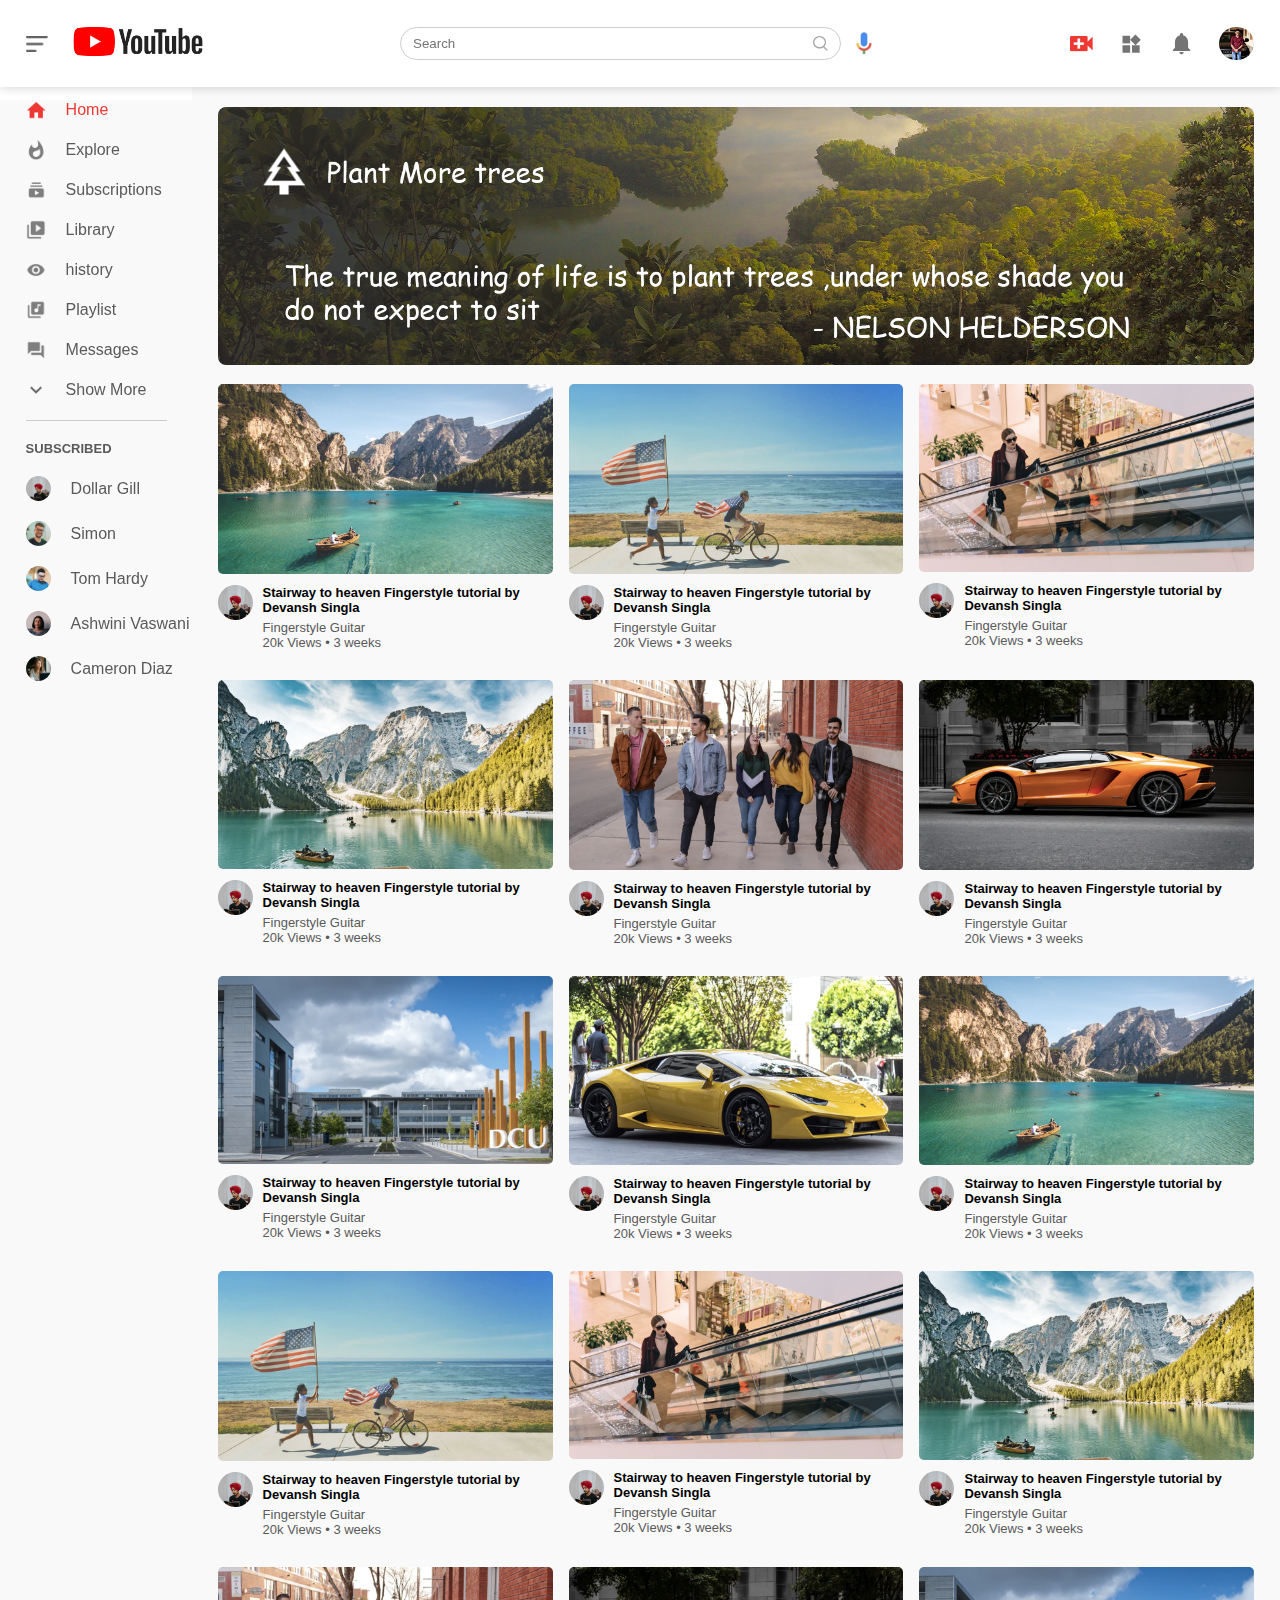
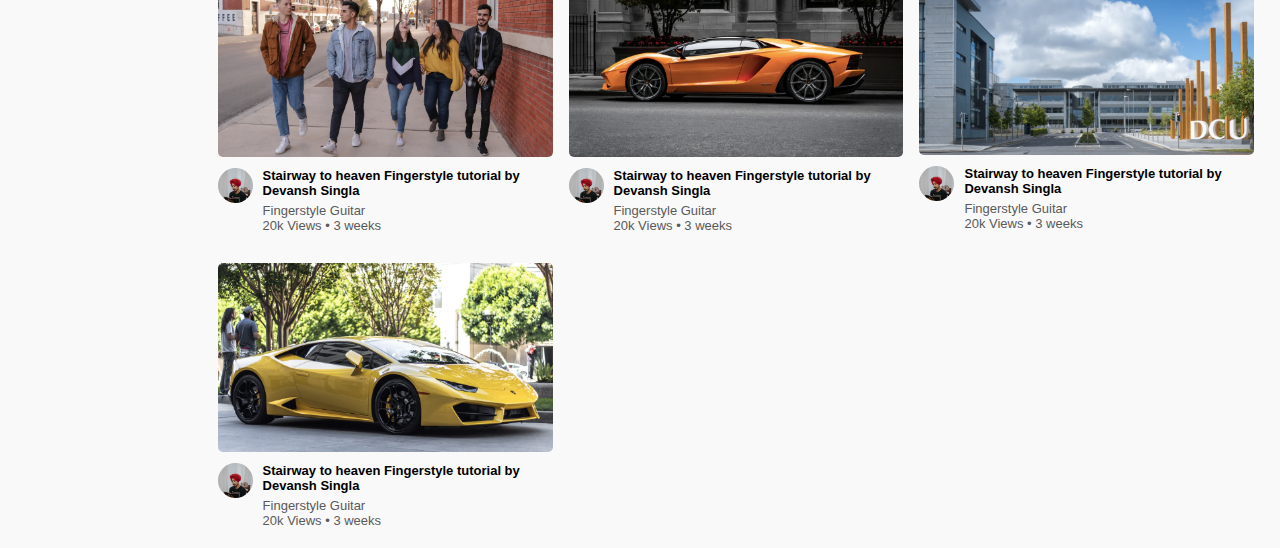
<file: index.html>
<!DOCTYPE html>
<html lang="en">
<head>
    <meta charset="UTF-8">
    <meta http-equiv="X-UA-Compatible" content="IE=edge">
    <meta name="viewport" content="width=device-width, initial-scale=1.0">
    <title>Youtube | clone</title>
    <link rel="icon" type="image/x-icon" href="/images/favicon.png">
    <link rel="stylesheet" href="style.css">
</head>
<body>
    
    <nav class="flex-div">
        <div class="nav-left flex-div">
            <img src="/images/menu.png" class="menu-icon">
            <a href="/index.html"><img src="/images/logo.png" class="logo"></a>
        </div>
        <div class="nav-middle flex-div">
            <div class="search-box flex-div">
                <input type="text" placeholder="Search">
                <img src="images/search.png">
            </div>
            <img src="images/voice-search.png" class="mic-icon">
        </div>
        <div class="nav-right flex-div">
            <img src="/images/upload.png">
            <img src="/images/more.png">
            <img src="/images/notification.png">
            <img src="/images/Ajin Shukla.jpg" class="user-icon">
        </div>
    </nav>
    <!-- --------------sidebar---------- -->
    <div class="sidebar">
        <div class="shortcut-links">
            <a href=""><img src="/images/home.png"><p>Home</p></a>
            <a href=""><img src="/images/explore.png"><p>Explore</p></a>
            <a href=""><img src="/images/subscription.png"><p>Subscriptions</p></a>
            <a href=""><img src="/images/library.png"><p>Library</p></a>
            <a href=""><img src="/images/history.png"><p>history</p></a>
            <a href=""><img src="/images/playlist.png"><p>Playlist</p></a>
            <a href=""><img src="/images/messages.png"><p>Messages</p></a>
            <a href=""><img src="/images/show-more.png"><p>Show More</p></a>
            <hr>
        </div>
        <div class="subscribed-list">
            <h3>SUBSCRIBED</h3>
            <a href=""><img src="/images/dollar-gill.jpg"><p>Dollar Gill</p></a>
            <a href=""><img src="/images/simon.png"><p>Simon</p></a>
            <a href=""><img src="/images/tom.png"><p>Tom Hardy</p></a>
            <a href=""><img src="/images/ashwini-vaswani.jpg"><p>Ashwini Vaswani</p></a>
            <a href=""><img src="/images/cameron.png"><p>Cameron Diaz</p></a>
        </div>
    </div>



    <!-- -----------main---------- -->

    <div class="container">
        <div class="banner">
            <img src="/images/banner.png">
        </div>
        <div class="list-container">
            <div class="vid-list">
                <a href="play video.html"><img src="images/thumbnail1.png" class="thumbnail"></a>
                <div class="flex-div">
                    <img src="images/dollar-gill.jpg">
                    <div class="vid-info">
                        <a href="play video.html">Stairway to heaven Fingerstyle tutorial by Devansh Singla</a>
                        <p>Fingerstyle Guitar</p>
                        <p>20k Views &bull; 3 weeks</p>
                    </div>
                </div>
            </div>
            <div class="vid-list">
                <a href="/play video.html"><img src="images/thumbnail2.png" class="thumbnail"></a>
                <div class="flex-div">
                    <img src="images/dollar-gill.jpg">
                    <div class="vid-info">
                        <a href="/play video.html">Stairway to heaven Fingerstyle tutorial by Devansh Singla</a>
                        <p>Fingerstyle Guitar</p>
                        <p>20k Views &bull; 3 weeks</p>
                    </div>
                </div>
            </div>
            <div class="vid-list">
                <a href="/play video.html"><img src="images/thumbnail3.png" class="thumbnail"></a>
                <div class="flex-div">
                    <img src="images/dollar-gill.jpg">
                    <div class="vid-info">
                        <a href="/play video.html">Stairway to heaven Fingerstyle tutorial by Devansh Singla</a>
                        <p>Fingerstyle Guitar</p>
                        <p>20k Views &bull; 3 weeks</p>
                    </div>
                </div>
            </div>
            <div class="vid-list">
                <a href="/play video.html"><img src="images/thumbnail4.png" class="thumbnail"></a>
                <div class="flex-div">
                    <img src="images/dollar-gill.jpg">
                    <div class="vid-info">
                        <a href="/play video.html">Stairway to heaven Fingerstyle tutorial by Devansh Singla</a>
                        <p>Fingerstyle Guitar</p>
                        <p>20k Views &bull; 3 weeks</p>
                    </div>
                </div>
            </div>
            <div class="vid-list">
                <a href="/play video.html"><img src="images/thumbnail5.png" class="thumbnail"></a>
                <div class="flex-div">
                    <img src="images/dollar-gill.jpg">
                    <div class="vid-info">
                        <a href="/play video.html">Stairway to heaven Fingerstyle tutorial by Devansh Singla</a>
                        <p>Fingerstyle Guitar</p>
                        <p>20k Views &bull; 3 weeks</p>
                    </div>
                </div>
            </div>
            <div class="vid-list">
                <a href="/play video.html"><img src="images/thumbnail6.png" class="thumbnail"></a>
                <div class="flex-div">
                    <img src="images/dollar-gill.jpg">
                    <div class="vid-info">
                        <a href="/play video.html">Stairway to heaven Fingerstyle tutorial by Devansh Singla</a>
                        <p>Fingerstyle Guitar</p>
                        <p>20k Views &bull; 3 weeks</p>
                    </div>
                </div>
            </div>
            <div class="vid-list">
                <a href="/play video.html"><img src="images/thumbnail7.png" class="thumbnail"></a>
                <div class="flex-div">
                    <img src="images/dollar-gill.jpg">
                    <div class="vid-info">
                        <a href="/play video.html">Stairway to heaven Fingerstyle tutorial by Devansh Singla</a>
                        <p>Fingerstyle Guitar</p>
                        <p>20k Views &bull; 3 weeks</p>
                    </div>
                </div>
            </div>
            <div class="vid-list">
                <a href="/play video.html"><img src="images/thumbnail8.png" class="thumbnail"></a>
                <div class="flex-div">
                    <img src="images/dollar-gill.jpg">
                    <div class="vid-info">
                        <a href="/play video.html">Stairway to heaven Fingerstyle tutorial by Devansh Singla</a>
                        <p>Fingerstyle Guitar</p>
                        <p>20k Views &bull; 3 weeks</p>
                    </div>
                </div>
            </div>
            <div class="vid-list">
                <a href="/play video.html"><img src="images/thumbnail1.png" class="thumbnail"></a>
                <div class="flex-div">
                    <img src="images/dollar-gill.jpg">
                    <div class="vid-info">
                        <a href="/play video.html">Stairway to heaven Fingerstyle tutorial by Devansh Singla</a>
                        <p>Fingerstyle Guitar</p>
                        <p>20k Views &bull; 3 weeks</p>
                    </div>
                </div>
            </div>
            <div class="vid-list">
                <a href="/play video.html"><img src="images/thumbnail2.png" class="thumbnail"></a>
                <div class="flex-div">
                    <img src="images/dollar-gill.jpg">
                    <div class="vid-info">
                        <a href="/play video.html">Stairway to heaven Fingerstyle tutorial by Devansh Singla</a>
                        <p>Fingerstyle Guitar</p>
                        <p>20k Views &bull; 3 weeks</p>
                    </div>
                </div>
            </div>
            <div class="vid-list">
                <a href="/play video.html"><img src="images/thumbnail3.png" class="thumbnail"></a>
                <div class="flex-div">
                    <img src="images/dollar-gill.jpg">
                    <div class="vid-info">
                        <a href="/play video.html">Stairway to heaven Fingerstyle tutorial by Devansh Singla</a>
                        <p>Fingerstyle Guitar</p>
                        <p>20k Views &bull; 3 weeks</p>
                    </div>
                </div>
            </div>
            <div class="vid-list">
                <a href="/play video.html"><img src="images/thumbnail4.png" class="thumbnail"></a>
                <div class="flex-div">
                    <img src="images/dollar-gill.jpg">
                    <div class="vid-info">
                        <a href="/play video.html">Stairway to heaven Fingerstyle tutorial by Devansh Singla</a>
                        <p>Fingerstyle Guitar</p>
                        <p>20k Views &bull; 3 weeks</p>
                    </div>
                </div>
            </div>
            <div class="vid-list">
                <a href="/play video.html"><img src="images/thumbnail5.png" class="thumbnail"></a>
                <div class="flex-div">
                    <img src="images/dollar-gill.jpg">
                    <div class="vid-info">
                        <a href="/play video.html">Stairway to heaven Fingerstyle tutorial by Devansh Singla</a>
                        <p>Fingerstyle Guitar</p>
                        <p>20k Views &bull; 3 weeks</p>
                    </div>
                </div>
            </div>
            <div class="vid-list">
                <a href="/play video.html"><img src="images/thumbnail6.png" class="thumbnail"></a>
                <div class="flex-div">
                    <img src="images/dollar-gill.jpg">
                    <div class="vid-info">
                        <a href="/play video.html">Stairway to heaven Fingerstyle tutorial by Devansh Singla</a>
                        <p>Fingerstyle Guitar</p>
                        <p>20k Views &bull; 3 weeks</p>
                    </div>
                </div>
            </div>
            <div class="vid-list">
                <a href="/play video.html"><img src="images/thumbnail7.png" class="thumbnail"></a>
                <div class="flex-div">
                    <img src="images/dollar-gill.jpg">
                    <div class="vid-info">
                        <a href="/play video.html">Stairway to heaven Fingerstyle tutorial by Devansh Singla</a>
                        <p>Fingerstyle Guitar</p>
                        <p>20k Views &bull; 3 weeks</p>
                    </div>
                </div>
            </div>
            <div class="vid-list">
                <a href="/play video.html"><img src="images/thumbnail8.png" class="thumbnail"></a>
                <div class="flex-div">
                    <img src="images/dollar-gill.jpg">
                    <div class="vid-info">
                        <a href="/play video.html">Stairway to heaven Fingerstyle tutorial by Devansh Singla</a>
                        <p>Fingerstyle Guitar</p>
                        <p>20k Views &bull; 3 weeks</p>
                    </div>
                </div>
            </div>

        </div>
    </div>


</body>
<script src="script.js"></script>
</html>
</file>
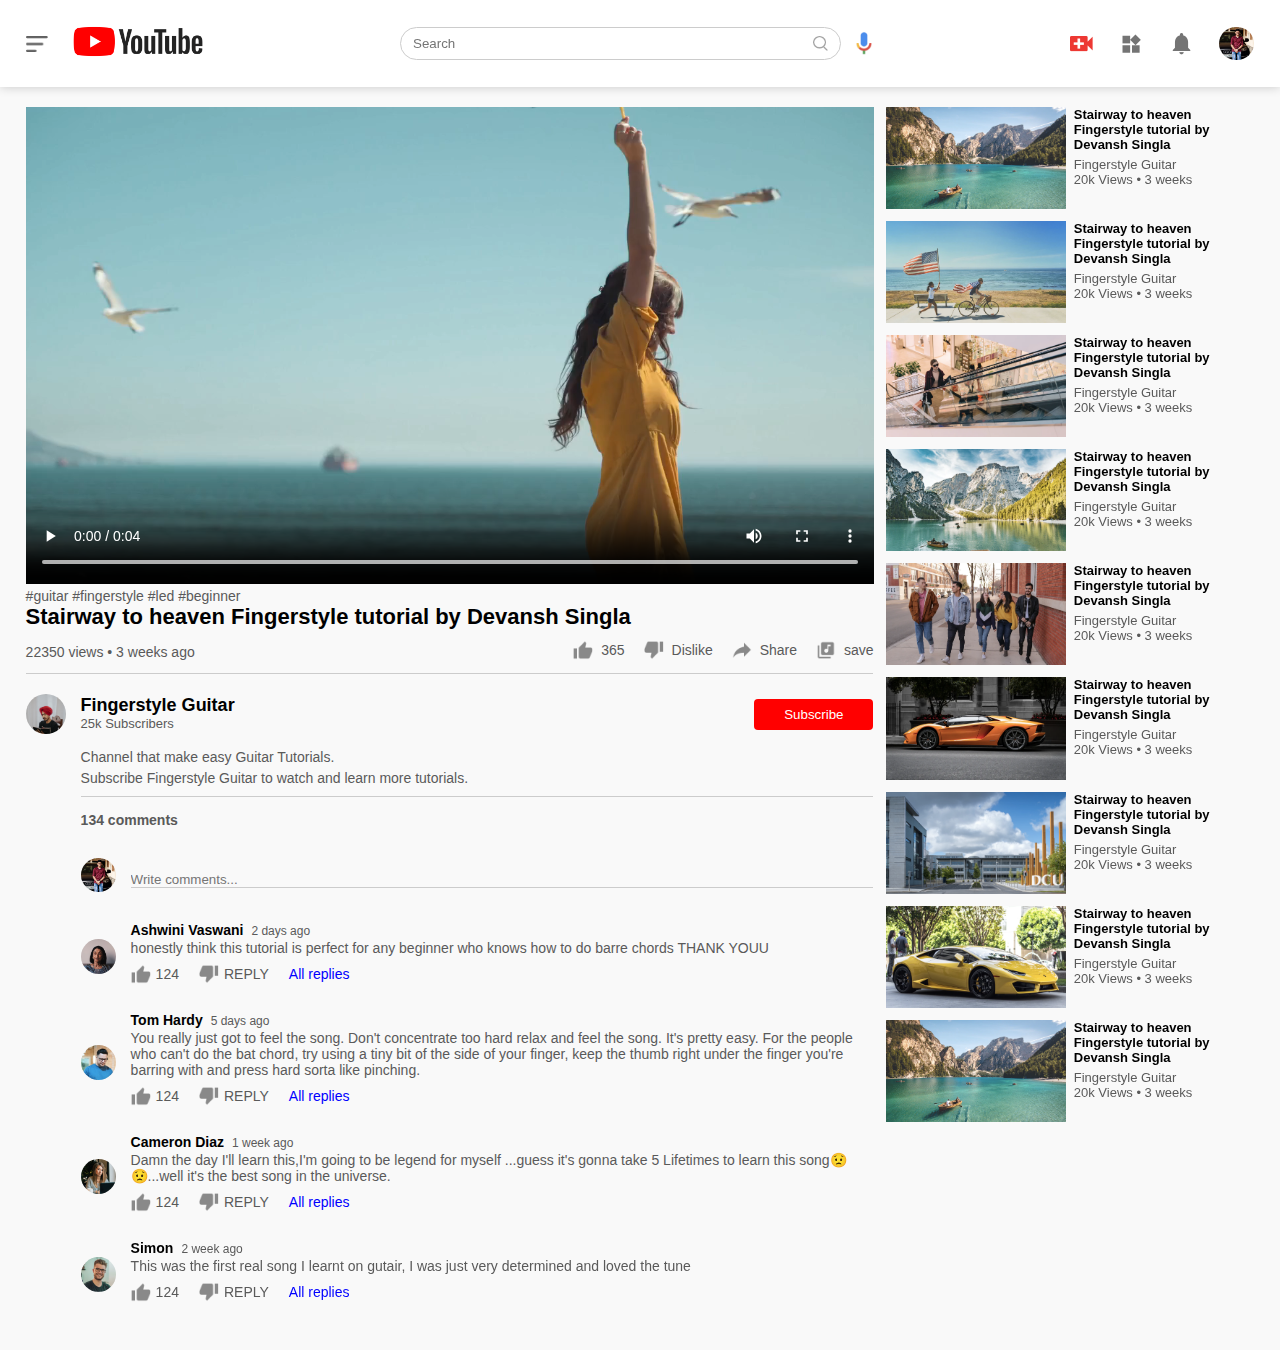
<file: play video.html>
<!DOCTYPE html>
<html lang="en">
<head>
    <meta charset="UTF-8">
    <meta http-equiv="X-UA-Compatible" content="IE=edge">
    <meta name="viewport" content="width=device-width, initial-scale=1.0">
    <title>Play video | Youtube clone</title>
    <link rel="icon" type="image/x-icon" href="/images/favicon.png">
    <link rel="stylesheet" href="style.css">
</head>
<body>


    <nav class="flex-div">
        <div class="nav-left flex-div">
            <img src="/images/menu.png" class="menu-icon">
            <a href="/index.html"><img src="/images/logo.png" class="logo"></a>
        </div>
        <div class="nav-middle flex-div">
            <div class="search-box flex-div">
                <input type="text" placeholder="Search">
                <img src="images/search.png">
            </div>
            <img src="images/voice-search.png" class="mic-icon">
        </div>
        <div class="nav-right flex-div">
            <img src="/images/upload.png">
            <img src="/images/more.png">
            <img src="/images/notification.png">
            <img src="/images/Ajin Shukla.jpg" class="user-icon">
        </div>
    </nav>


    <div class="container play-container">
        <div class="row">
            <div class="play-video">
                <video controls autoplay>
                    <source src="images/video.mp4" type="video/mp4">
                </video>

                <div class="tags">
                    <a href="">#guitar</a> <a href="">#fingerstyle</a> <a href="">#led</a> <a href="">#beginner</a>
                </div>
                <h3>Stairway to heaven Fingerstyle tutorial by Devansh Singla</h3>
                <div class="play-video-info">
                    <p>22350 views &bull; 3 weeks ago</p>
                    <div>
                        <a href=""><img src="/images/like.png">365</a>
                        <a href=""><img src="/images/dislike.png">Dislike</a>
                        <a href=""><img src="/images/share.png">Share</a>
                        <a href=""><img src="/images/save.png">save</a>
                    </div>
                </div>
                <hr>
                <div class="publisher">
                    <img src="/images/dollar-gill.jpg">
                    <div>
                        <p>Fingerstyle Guitar</p>
                        <span>25k Subscribers</span>
                    </div>
                    <button type="button">Subscribe</button>
                </div>
                <div class="vid-description">
                    <p>Channel that make easy Guitar Tutorials.</p>
                    <p>Subscribe Fingerstyle Guitar to watch and learn more tutorials.</p>
                    <hr>
                    <h4>134 comments</h4>

                    <div class="add-comment">
                        <img src="images/Ajin Shukla.jpg">
                        <input type="text" placeholder="Write comments...">
                    </div>
                    <div class="old-comment">
                        <img src="images/ashwini-vaswani.jpg">
                        <div>
                            <h3>Ashwini Vaswani<span>2 days ago</span></h3>
                            <p> honestly think this tutorial is perfect for any beginner who knows how to do barre chords THANK YOUU</p>
                            <div class="comment-action">
                                <img src="/images/like.png">
                                <span>124</span>
                                <img src="/images/dislike.png">
                                <span>REPLY</span>
                                <a href="">All replies</a>
                            </div>
                        </div>
                    </div>
                    <div class="old-comment">
                        <img src="images/tom.png">
                        <div>
                            <h3>Tom Hardy<span>5 days ago</span></h3>
                            <p>You really just got to feel the song. Don't concentrate too hard relax and feel the song. It's pretty easy. For the people who can't do the bat chord, try using a tiny bit of the side of your finger, keep the thumb right under the finger you're barring with and press hard sorta like pinching.</p>
                            <div class="comment-action">
                                <img src="/images/like.png">
                                <span>124</span>
                                <img src="/images/dislike.png">
                                <span>REPLY</span>
                                <a href="">All replies</a>
                            </div>
                        </div>
                    </div>
                    <div class="old-comment">
                        <img src="images/cameron.png">
                        <div>
                            <h3>Cameron Diaz<span>1 week ago</span></h3>
                            <p>Damn the day I'll learn this,I'm going to be legend for myself ...guess it's gonna take 5 Lifetimes to learn this song😟😟...well it's the best song in the universe.</p>
                            <div class="comment-action">
                                <img src="/images/like.png">
                                <span>124</span>
                                <img src="/images/dislike.png">
                                <span>REPLY</span>
                                <a href="">All replies</a>
                            </div>
                        </div>
                    </div>
                    <div class="old-comment">
                        <img src="images/simon.png">
                        <div>
                            <h3>Simon<span>2 week ago</span></h3>
                            <p>This was the first real song I learnt on gutair, I was just very determined and loved the tune</p>
                            <div class="comment-action">
                                <img src="/images/like.png">
                                <span>124</span>
                                <img src="/images/dislike.png">
                                <span>REPLY</span>
                                <a href="">All replies</a>
                            </div>
                        </div>
                    </div>
                </div>

            </div>
            <div class="right-sidebar">
                <div class="side-video-list">
                    <a href="" class="small-thumbnail"><img src="/images/thumbnail1.png"></a>
                    <div class="vid-info">
                        <a href="">Stairway to heaven Fingerstyle tutorial by Devansh Singla</a>
                        <p>Fingerstyle Guitar</p>
                        <p>20k Views &bull; 3 weeks</p>
                    </div>
                </div>
                <div class="side-video-list">
                    <a href="" class="small-thumbnail"><img src="/images/thumbnail2.png"></a>
                    <div class="vid-info">
                        <a href="">Stairway to heaven Fingerstyle tutorial by Devansh Singla</a>
                        <p>Fingerstyle Guitar</p>
                        <p>20k Views &bull; 3 weeks</p>
                    </div>
                </div>
                <div class="side-video-list">
                    <a href="" class="small-thumbnail"><img src="/images/thumbnail3.png"></a>
                    <div class="vid-info">
                        <a href="">Stairway to heaven Fingerstyle tutorial by Devansh Singla</a>
                        <p>Fingerstyle Guitar</p>
                        <p>20k Views &bull; 3 weeks</p>
                    </div>
                </div>
                <div class="side-video-list">
                    <a href="" class="small-thumbnail"><img src="/images/thumbnail4.png"></a>
                    <div class="vid-info">
                        <a href="">Stairway to heaven Fingerstyle tutorial by Devansh Singla</a>
                        <p>Fingerstyle Guitar</p>
                        <p>20k Views &bull; 3 weeks</p>
                    </div>
                </div>
                <div class="side-video-list">
                    <a href="" class="small-thumbnail"><img src="/images/thumbnail5.png"></a>
                    <div class="vid-info">
                        <a href="">Stairway to heaven Fingerstyle tutorial by Devansh Singla</a>
                        <p>Fingerstyle Guitar</p>
                        <p>20k Views &bull; 3 weeks</p>
                    </div>
                </div>
                <div class="side-video-list">
                    <a href="" class="small-thumbnail"><img src="/images/thumbnail6.png"></a>
                    <div class="vid-info">
                        <a href="">Stairway to heaven Fingerstyle tutorial by Devansh Singla</a>
                        <p>Fingerstyle Guitar</p>
                        <p>20k Views &bull; 3 weeks</p>
                    </div>
                </div>
                <div class="side-video-list">
                    <a href="" class="small-thumbnail"><img src="/images/thumbnail7.png"></a>
                    <div class="vid-info">
                        <a href="">Stairway to heaven Fingerstyle tutorial by Devansh Singla</a>
                        <p>Fingerstyle Guitar</p>
                        <p>20k Views &bull; 3 weeks</p>
                    </div>
                </div>
                <div class="side-video-list">
                    <a href="" class="small-thumbnail"><img src="/images/thumbnail8.png"></a>
                    <div class="vid-info">
                        <a href="">Stairway to heaven Fingerstyle tutorial by Devansh Singla</a>
                        <p>Fingerstyle Guitar</p>
                        <p>20k Views &bull; 3 weeks</p>
                    </div>
                </div>
                <div class="side-video-list">
                    <a href="" class="small-thumbnail"><img src="/images/thumbnail1.png"></a>
                    <div class="vid-info">
                        <a href="">Stairway to heaven Fingerstyle tutorial by Devansh Singla</a>
                        <p>Fingerstyle Guitar</p>
                        <p>20k Views &bull; 3 weeks</p>
                    </div>
                </div>

            </div>
        </div>
    </div>
    
</body>
</html>
</file>
<file: style.css>
*{
    margin: 0;
    padding: 0;
    font-family: 'poppins', sans-serif;
    box-sizing: border-box;
}
a{
    text-decoration: none;
    color: #5a5a5a;
}
img{
    cursor: pointer;
}
.flex-div{
    display: flex;
    align-items: center;
}
nav{
    padding: 5px 2%;
    justify-content: space-between;
    box-shadow: 0 0 10px rgba(0 , 0 , 0 , 0.2);
    background: #fff;
    position: sticky;
    top: 0;
    z-index: 10;
}
.nav-right img{
    width: 25px;
    margin-right: 25px;
}
.nav-right .user-icon{
    width: 35px;
    border-radius: 50%;
    margin-right: 0;
}
.nav-left .menu-icon{
    width: 22px;
    margin-right: 25px;
}
.nav-left .logo{
    width: 130px;
}
.nav-middle .mic-icon{
    width: 16px;
}
.nav-middle .search-box{
    border: 1px solid #ccc;
    margin-right: 15px;
    padding: 8px 12px;
    border-radius: 25px;
}
.nav-middle .search-box input{
    width: 400px;
    border: 0;
    outline: 0;
    background: transparent;
}
.nav-middle .search-box img{
    width: 15px;
}
/* -----------------sidebar----------- */
.sidebar{
    background: #fff;
    width: 15%;
    height: 10vh;
    position: fixed;
    top: 0;
    padding-left: 2%;
    padding-top: 100px;
}
.shortcut-links a img{
    width: 20px;
    margin-right: 20px;
}
.shortcut-links a{
    display: flex;
    align-items: center;
    margin-bottom: 20px;
    width: fit-content;
    flex-wrap: wrap;
}
.shortcut-links a:first-child{
    color: #ed3833;
}
.sidebar hr{
    border: 0;
    height: 1px;
    background: #ccc;
    width: 85%;
}
.subscribed-list h3{
    font-size: 13px;
    margin: 20px 0;
    color: #5a5a5a;
}
.subscribed-list a{
    display: flex;
    align-items: center;
    margin-bottom: 20px;
    width: fit-content;
    flex-wrap: wrap;
}
.subscribed-list a img{
    width: 25px;
    border-radius: 50%;
    margin-right: 20px;
}
.small-sidebar{
    width: 5%;
}
.small-sidebar a p{
    display: none;
}
.small-sidebar h3{
    display: none;
}
.small-sidebar hr{
    width: 50%;
    margin-bottom: 25px;
}

/* ----------main---------- */

.container{
    background: #f9f9f9;
    padding-left: 17%;
    padding-right: 2%;
    padding-top: 20px;
    padding-bottom: 20px;
}
.large-container{
    padding-left: 7%;
}
.banner{
    width: 100%;
}
.banner img{
    width: 100%;
    border-radius: 8px;
}
.list-container{
    display: grid;
    grid-template-columns: repeat(auto-fit , minmax(270px, 1fr));
    grid-column-gap: 16px;
    grid-row-gap: 30px;
    margin-top: 15px;
}
.vid-list .thumbnail{
    width: 100%;
    border-radius: 5px;
}
.vid-list .flex-div{
    align-items: flex-start;
    margin-top: 7px;
}
.vid-list .flex-div img{
    width: 35px;
    margin-right: 10px;
    border-radius: 50%;
}
.vid-info{
    color: #5a5a5a;
    font-size: 13px;
}
.vid-info a{
    color: #000;
    font-weight: 600;
    display: block;
    margin-bottom: 5px;
}


@media  (max-width: 480px){
    .menu-icon{
        display: none;
    }
    .sidebar{
        display: none;
    }
    .container, .large-container{
        padding-left: 5%;
        padding-right: 5%;
    }
    .nav-right img{
        display: none;
    }
    .nav-right .user-icon{
        display: block;
        width: 30px;
    }
    .nav-middle .search-box input{
        width: 170px;
    }
    .nav-middle .mic-icon{
        display: none;
    }
    .nav-left .logo{
        width: 100px;
    }
}
@media (min-width: 481px) and (max-width: 900px){
    .menu-icon{
        display: none;
    }
    .sidebar{
        display: none;
    }
    .container, .large-container{
        padding-left: 5%;
        padding-right: 5%;
    }
    .nav-right img{
        display: none;
    }
    .nav-right .user-icon{
        display: block;
        width: 30px;
        margin-right: 15px;
    }
    .nav-left .logo{
        width: 100px;
    }
}



/* ----------play video page---------- */

.play-container{
    padding-left: 2%;
}
.row{
    display: flex;
    justify-content: space-between;
    flex-wrap: wrap;
}
.play-video{
    flex-basis: 69%;
}
.right-sidebar{
    flex-basis: 30% ;
}
.play-video video{
    width: 100%;
}
.side-video-list{
    display: flex;
    justify-content: space-between;
    margin-bottom: 8px;
}
.side-video-list img{
    width: 100%;
}
.side-video-list .small-thumbnail{
    flex-basis: 49%;
}
.side-video-list .vid-info{
    flex-basis: 49%;
}
.play-video .tags{
    color: #0000ff;
    font-size: 14px;
}
.play-video h3{
    font-weight: 600;
    font-size: 22px;
}
.play-video .play-video-info{
    display: flex;
    align-items: center;
    justify-content: space-between;
    flex-wrap: wrap;
    margin-top: 10px;
    font-size: 14px;
    color: #5a5a5a;
}
.play-video .play-video-info a img{
    width: 20px;
    margin-right: 8px;
}
.play-video .play-video-info a{
    display: inline-flex;
    align-items: center;
    margin-left: 15px;
}
.play-video hr{
    border: 0;
    height: 1px;
    background: #ccc;
    margin: 10px 0;
}
.publisher{
    display: flex;
    align-items: center;
    margin-top: 20px;
}
.publisher div{
    flex: 1;
    line-height: 18px;
}
.publisher img{
    width: 40px;
    border-radius: 50%;
    margin-right: 15px;
}
.publisher div p{
    color: #000;
    font-weight: 600;
    font-size: 18px;
}
.publisher div span{
    font-size: 13px;
    color: #5a5a5a;
}
.publisher button{
    background-color: red;
    color: #fff;
    padding: 8px 30px;
    border: 0;
    outline: 0;
    border-radius: 4px;
    cursor: pointer;
}
.vid-description{
    padding-left: 55px;
    margin: 15px 0;
}
.vid-description p{
    font-size: 14px;
    margin-bottom: 5px;
    color: #5a5a5a;
}
.vid-description h4{
    font-size: 14px;
    color: #5a5a5a;
    margin-top: 15px;
}
.add-comment{
    display: flex;
    align-items: center;
    margin: 30px 0;
}
.add-comment img{
    width: 35px;
    border-radius: 50%;
    margin-right: 15px;
}
.add-comment input{
    border: 0;
    outline: 0;
    border-bottom: 1px solid #ccc;
    width: 100%;
    padding-top: 10px;
    background-color: transparent;
}
.old-comment{
    display: flex;
    align-items: center;
    margin: 20px 0;
}
.old-comment img{
    width: 35px;
    border-radius: 50%;
    margin-right: 15px;
}
.old-comment h3{
    font-size: 14px;
    margin-bottom: 2px;
}
.old-comment h3 span{
    font-size: 12px;
    color: #5a5a5a;
    font-weight: 500;
    margin-left: 8px;
}
.old-comment .comment-action{
    display: flex;
    align-items: center;
    margin: 8px 0;
    font-size: 14px;
}
.old-comment .comment-action img{
    border-radius: 0;
    width: 20px;
    margin-right: 5px;
}
.old-comment .comment-action span{
    margin-right: 20px;
    color: #5a5a5a;
}
.old-comment .comment-action a{
    color: #0000ff;
}

@media (max-width: 480px){
    .play-video{
        flex-basis: 100%;
    }
    .right-sidebar{
        flex-basis: 100%;
    }
    .play-container{
        padding-left: 5%;
    }
    .vid-description{
        padding-left: 0;
    }
    .play-video .play-video-info a{
        margin-left: 0;
        margin-right: 15px;
        margin-top: 15px;
    }
    .play-video h3{
        margin-top: 5px;
    }
}
@media (min-width: 481px) and (max-width: 900px){
    
    .play-container{
        padding-left: 5%;
    }
    .play-container{
        padding-left: 3%;
    }
}
</file>
